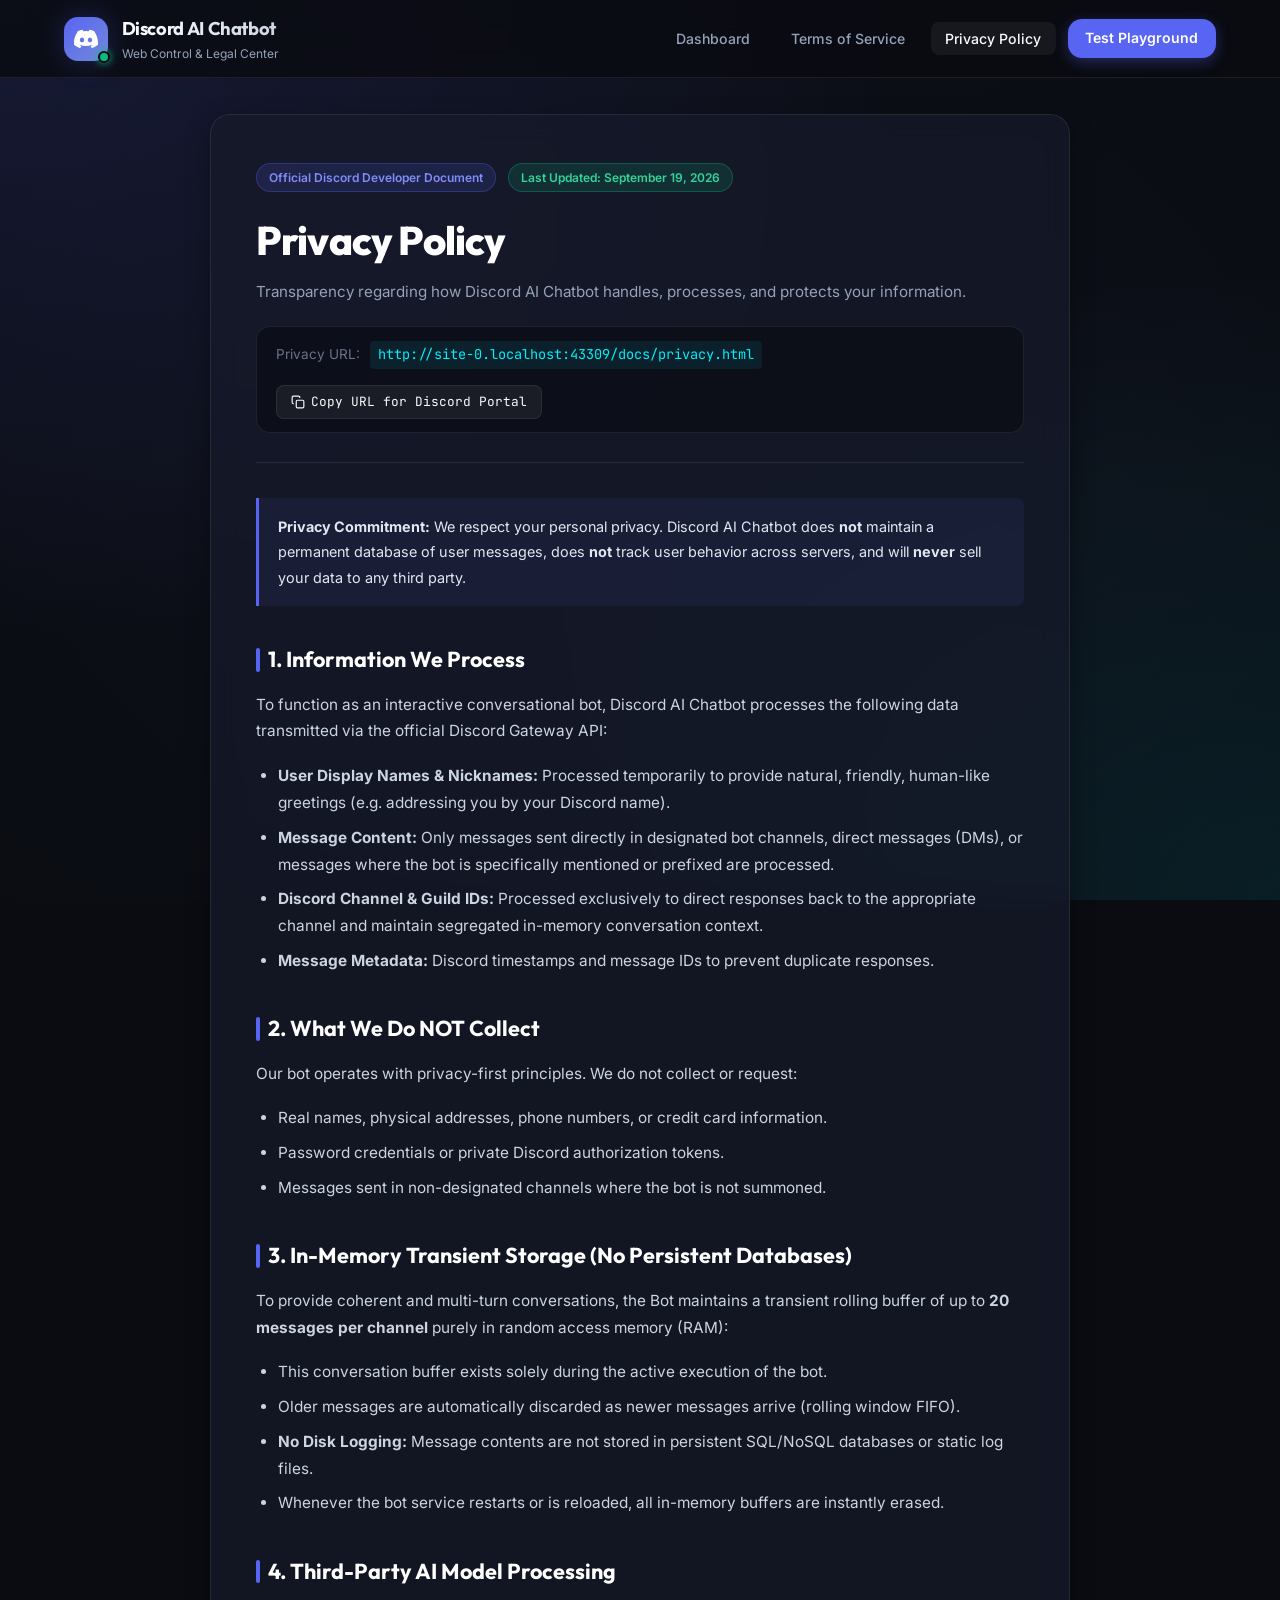
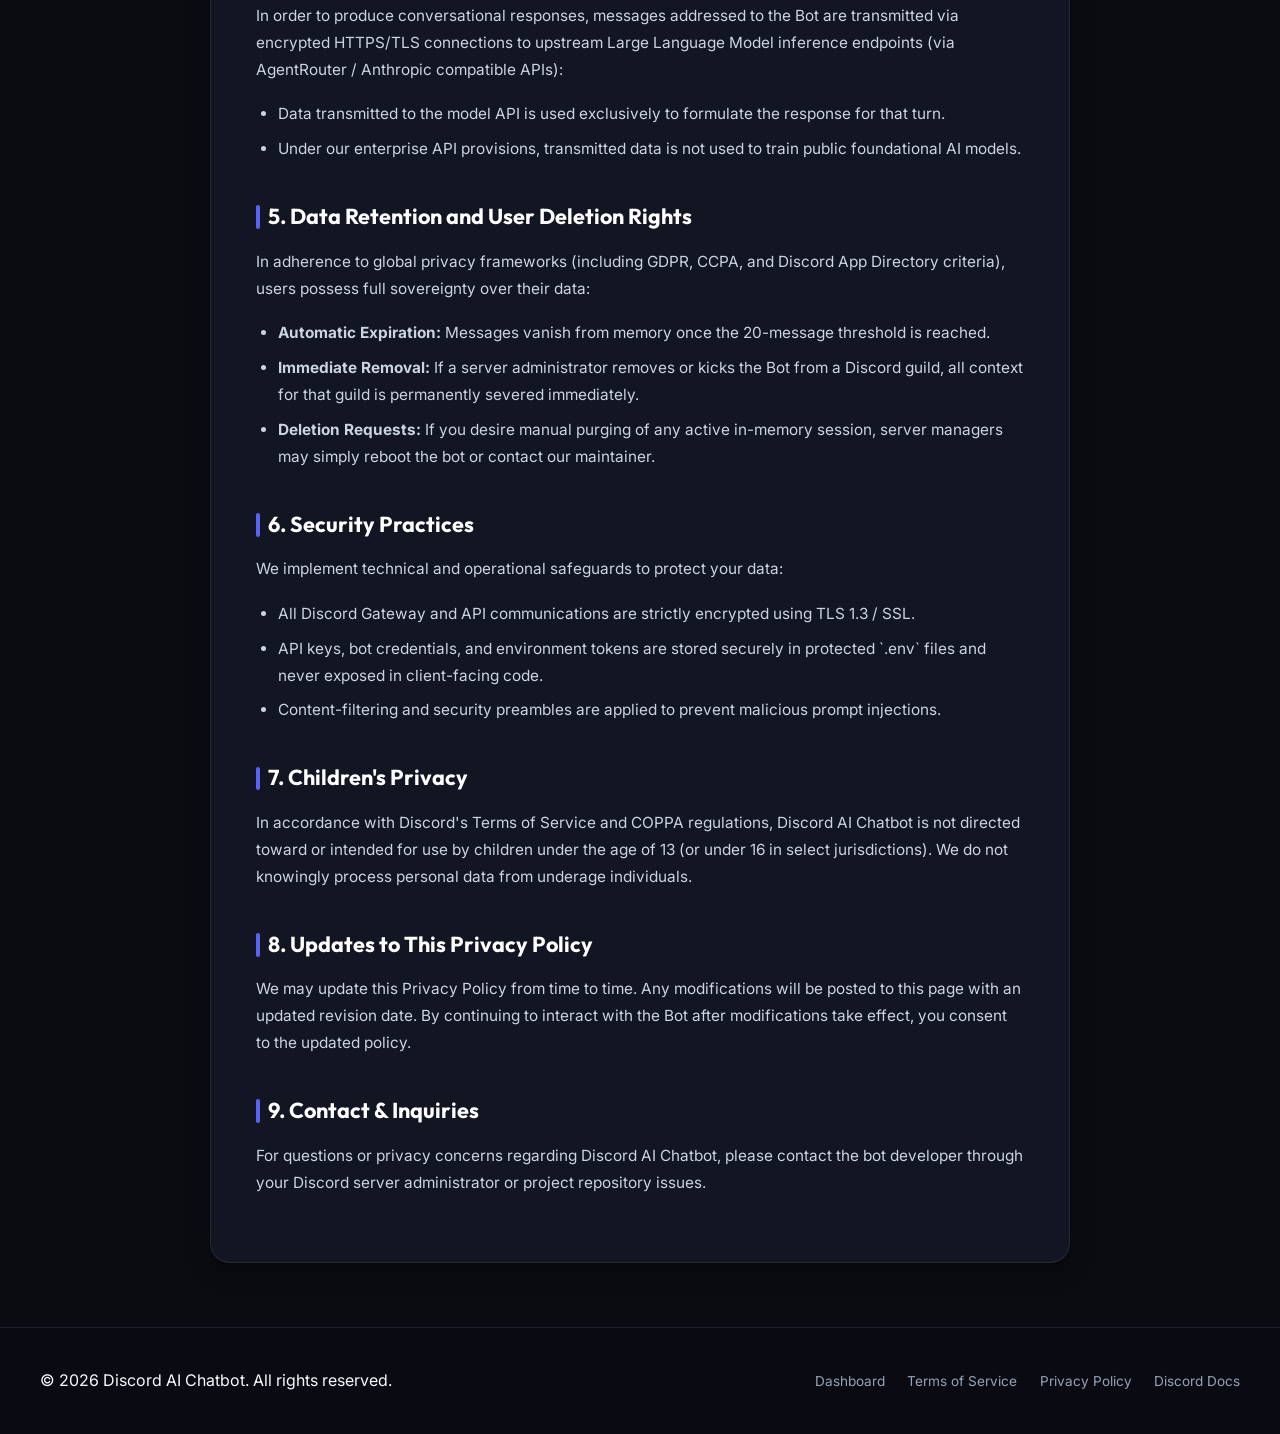
<file: docs/privacy.html>
<!DOCTYPE html>
<html lang="en">
<head>
  <meta charset="UTF-8">
  <meta name="viewport" content="width=device-width, initial-scale=1.0">
  <title>Privacy Policy - Discord AI Chatbot</title>
  <meta name="description" content="Privacy Policy for Discord AI Chatbot. Transparent data practices, transient memory explanation, and Discord Developer Policy compliance.">
  <link rel="preconnect" href="https://fonts.googleapis.com">
  <link rel="preconnect" href="https://fonts.gstatic.com" crossorigin>
  <link href="https://fonts.googleapis.com/css2?family=Inter:wght@400;500;600;700&family=Outfit:wght@600;700;800&family=JetBrains+Mono:wght@400;500;600&display=swap" rel="stylesheet">
  <link rel="stylesheet" href="styles.css">
</head>
<body>
  <!-- Header -->
  <header class="header">
    <div class="header-container">
      <a href="index.html" class="logo-group">
        <div class="bot-avatar-badge">
          <svg viewBox="0 0 24 24">
            <path d="M20.317 4.37a19.791 19.791 0 0 0-4.885-1.515.074.074 0 0 0-.079.037c-.21.375-.444.864-.608 1.25a18.27 18.27 0 0 0-5.487 0 12.64 12.64 0 0 0-.617-1.25.077.077 0 0 0-.079-.037A19.736 19.736 0 0 0 3.677 4.37a.07.07 0 0 0-.032.027C.533 9.046-.32 13.58.099 18.057a.082.082 0 0 0 .031.057 19.9 19.9 0 0 0 5.993 3.03.078.078 0 0 0 .084-.028c.462-.63.874-1.295 1.226-1.994.021-.041.001-.09-.041-.106a13.107 13.107 0 0 1-1.872-.892.077.077 0 0 1-.008-.128 10.2 10.2 0 0 0 .372-.292.074.074 0 0 1 .077-.01c3.929 1.793 8.18 1.793 12.061 0a.074.074 0 0 1 .078.01c.12.098.246.198.373.292a.077.077 0 0 1-.006.127 12.299 12.299 0 0 1-1.873.894.077.077 0 0 0-.041.107c.36.698.772 1.362 1.225 1.993a.076.076 0 0 0 .084.028 19.839 19.839 0 0 0 6.002-3.03.077.077 0 0 0 .032-.054c.5-5.177-.838-9.674-3.549-13.66a.061.061 0 0 0-.031-.028zM8.02 15.33c-1.183 0-2.157-1.085-2.157-2.419 0-1.333.956-2.419 2.157-2.419 1.21 0 2.176 1.096 2.157 2.42 0 1.333-.956 2.418-2.157 2.418zm7.975 0c-1.183 0-2.157-1.085-2.157-2.419 0-1.333.955-2.419 2.157-2.419 1.21 0 2.176 1.096 2.157 2.42 0 1.333-.946 2.418-2.157 2.418z"/>
          </svg>
          <span class="online-dot"></span>
        </div>
        <div class="logo-text">
          <h1>Discord AI Chatbot</h1>
          <p>Web Control & Legal Center</p>
        </div>
      </a>

      <nav>
        <ul class="nav-links">
          <li><a href="index.html" class="nav-link">Dashboard</a></li>
          <li><a href="terms.html" class="nav-link">Terms of Service</a></li>
          <li><a href="privacy.html" class="nav-link active">Privacy Policy</a></li>
          <li><a href="index.html#playground" class="nav-btn">Test Playground</a></li>
        </ul>
      </nav>
    </div>
  </header>

  <!-- Main Content -->
  <main class="main-wrapper">
    <div class="legal-container">
      <div class="legal-header">
        <div class="legal-badge-row">
          <span class="badge badge-blue">Official Discord Developer Document</span>
          <span class="badge badge-green">Last Updated: September 19, 2026</span>
        </div>
        <h1 class="legal-title">Privacy Policy</h1>
        <p class="legal-subtitle">Transparency regarding how Discord AI Chatbot handles, processes, and protects your information.</p>

        <!-- Copy URL bar for Discord Dev Portal -->
        <div class="url-copy-box">
          <div class="url-info">
            <span>Privacy URL:</span>
            <code id="current-url">https://your-domain.com/privacy.html</code>
          </div>
          <button class="copy-chip" id="copy-privacy-btn" onclick="copyCurrentUrl()">
            <svg width="14" height="14" viewBox="0 0 24 24" fill="none" stroke="currentColor" stroke-width="2"><rect x="9" y="9" width="13" height="13" rx="2" ry="2"></rect><path d="M5 15H4a2 2 0 0 1-2-2V4a2 2 0 0 1 2-2h9a2 2 0 0 1 2 2v1"></path></svg>
            Copy URL for Discord Portal
          </button>
        </div>
      </div>

      <div class="legal-content">
        <div class="legal-highlight-box">
          <strong>Privacy Commitment:</strong> We respect your personal privacy. Discord AI Chatbot does <strong>not</strong> maintain a permanent database of user messages, does <strong>not</strong> track user behavior across servers, and will <strong>never</strong> sell your data to any third party.
        </div>

        <h2>1. Information We Process</h2>
        <p>To function as an interactive conversational bot, Discord AI Chatbot processes the following data transmitted via the official Discord Gateway API:</p>
        <ul>
          <li><strong>User Display Names & Nicknames:</strong> Processed temporarily to provide natural, friendly, human-like greetings (e.g. addressing you by your Discord name).</li>
          <li><strong>Message Content:</strong> Only messages sent directly in designated bot channels, direct messages (DMs), or messages where the bot is specifically mentioned or prefixed are processed.</li>
          <li><strong>Discord Channel & Guild IDs:</strong> Processed exclusively to direct responses back to the appropriate channel and maintain segregated in-memory conversation context.</li>
          <li><strong>Message Metadata:</strong> Discord timestamps and message IDs to prevent duplicate responses.</li>
        </ul>

        <h2>2. What We Do NOT Collect</h2>
        <p>Our bot operates with privacy-first principles. We do not collect or request:</p>
        <ul>
          <li>Real names, physical addresses, phone numbers, or credit card information.</li>
          <li>Password credentials or private Discord authorization tokens.</li>
          <li>Messages sent in non-designated channels where the bot is not summoned.</li>
        </ul>

        <h2>3. In-Memory Transient Storage (No Persistent Databases)</h2>
        <p>To provide coherent and multi-turn conversations, the Bot maintains a transient rolling buffer of up to <strong>20 messages per channel</strong> purely in random access memory (RAM):</p>
        <ul>
          <li>This conversation buffer exists solely during the active execution of the bot.</li>
          <li>Older messages are automatically discarded as newer messages arrive (rolling window FIFO).</li>
          <li><strong>No Disk Logging:</strong> Message contents are not stored in persistent SQL/NoSQL databases or static log files.</li>
          <li>Whenever the bot service restarts or is reloaded, all in-memory buffers are instantly erased.</li>
        </ul>

        <h2>4. Third-Party AI Model Processing</h2>
        <p>In order to produce conversational responses, messages addressed to the Bot are transmitted via encrypted HTTPS/TLS connections to upstream Large Language Model inference endpoints (via AgentRouter / Anthropic compatible APIs):</p>
        <ul>
          <li>Data transmitted to the model API is used exclusively to formulate the response for that turn.</li>
          <li>Under our enterprise API provisions, transmitted data is not used to train public foundational AI models.</li>
        </ul>

        <h2>5. Data Retention and User Deletion Rights</h2>
        <p>In adherence to global privacy frameworks (including GDPR, CCPA, and Discord App Directory criteria), users possess full sovereignty over their data:</p>
        <ul>
          <li><strong>Automatic Expiration:</strong> Messages vanish from memory once the 20-message threshold is reached.</li>
          <li><strong>Immediate Removal:</strong> If a server administrator removes or kicks the Bot from a Discord guild, all context for that guild is permanently severed immediately.</li>
          <li><strong>Deletion Requests:</strong> If you desire manual purging of any active in-memory session, server managers may simply reboot the bot or contact our maintainer.</li>
        </ul>

        <h2>6. Security Practices</h2>
        <p>We implement technical and operational safeguards to protect your data:</p>
        <ul>
          <li>All Discord Gateway and API communications are strictly encrypted using TLS 1.3 / SSL.</li>
          <li>API keys, bot credentials, and environment tokens are stored securely in protected `.env` files and never exposed in client-facing code.</li>
          <li>Content-filtering and security preambles are applied to prevent malicious prompt injections.</li>
        </ul>

        <h2>7. Children's Privacy</h2>
        <p>In accordance with Discord's Terms of Service and COPPA regulations, Discord AI Chatbot is not directed toward or intended for use by children under the age of 13 (or under 16 in select jurisdictions). We do not knowingly process personal data from underage individuals.</p>

        <h2>8. Updates to This Privacy Policy</h2>
        <p>We may update this Privacy Policy from time to time. Any modifications will be posted to this page with an updated revision date. By continuing to interact with the Bot after modifications take effect, you consent to the updated policy.</p>

        <h2>9. Contact & Inquiries</h2>
        <p>For questions or privacy concerns regarding Discord AI Chatbot, please contact the bot developer through your Discord server administrator or project repository issues.</p>
      </div>
    </div>
  </main>

  <!-- Footer -->
  <footer class="footer">
    <div class="footer-container">
      <div class="footer-brand">
        <span>© 2026 Discord AI Chatbot. All rights reserved.</span>
      </div>
      <ul class="footer-links">
        <li><a href="index.html">Dashboard</a></li>
        <li><a href="terms.html">Terms of Service</a></li>
        <li><a href="privacy.html">Privacy Policy</a></li>
        <li><a href="https://discord.com/developers/docs" target="_blank" rel="noopener">Discord Docs</a></li>
      </ul>
    </div>
  </footer>

  <div id="toast">Copied to clipboard! Ready for Discord Developer Portal.</div>

  <script>
    document.addEventListener('DOMContentLoaded', () => {
      const codeEl = document.getElementById('current-url');
      if (codeEl) {
        codeEl.textContent = window.location.href;
      }
    });

    function copyCurrentUrl() {
      const url = window.location.href;
      navigator.clipboard.writeText(url).then(() => {
        showToast("Privacy URL copied! Paste it in Discord Developer Portal.");
      }).catch(() => {
        showToast("Failed to copy URL automatically.");
      });
    }

    function showToast(msg) {
      const t = document.getElementById('toast');
      t.textContent = msg;
      t.classList.add('show');
      setTimeout(() => t.classList.remove('show'), 3500);
    }
  </script>
</body>
</html>
</file>
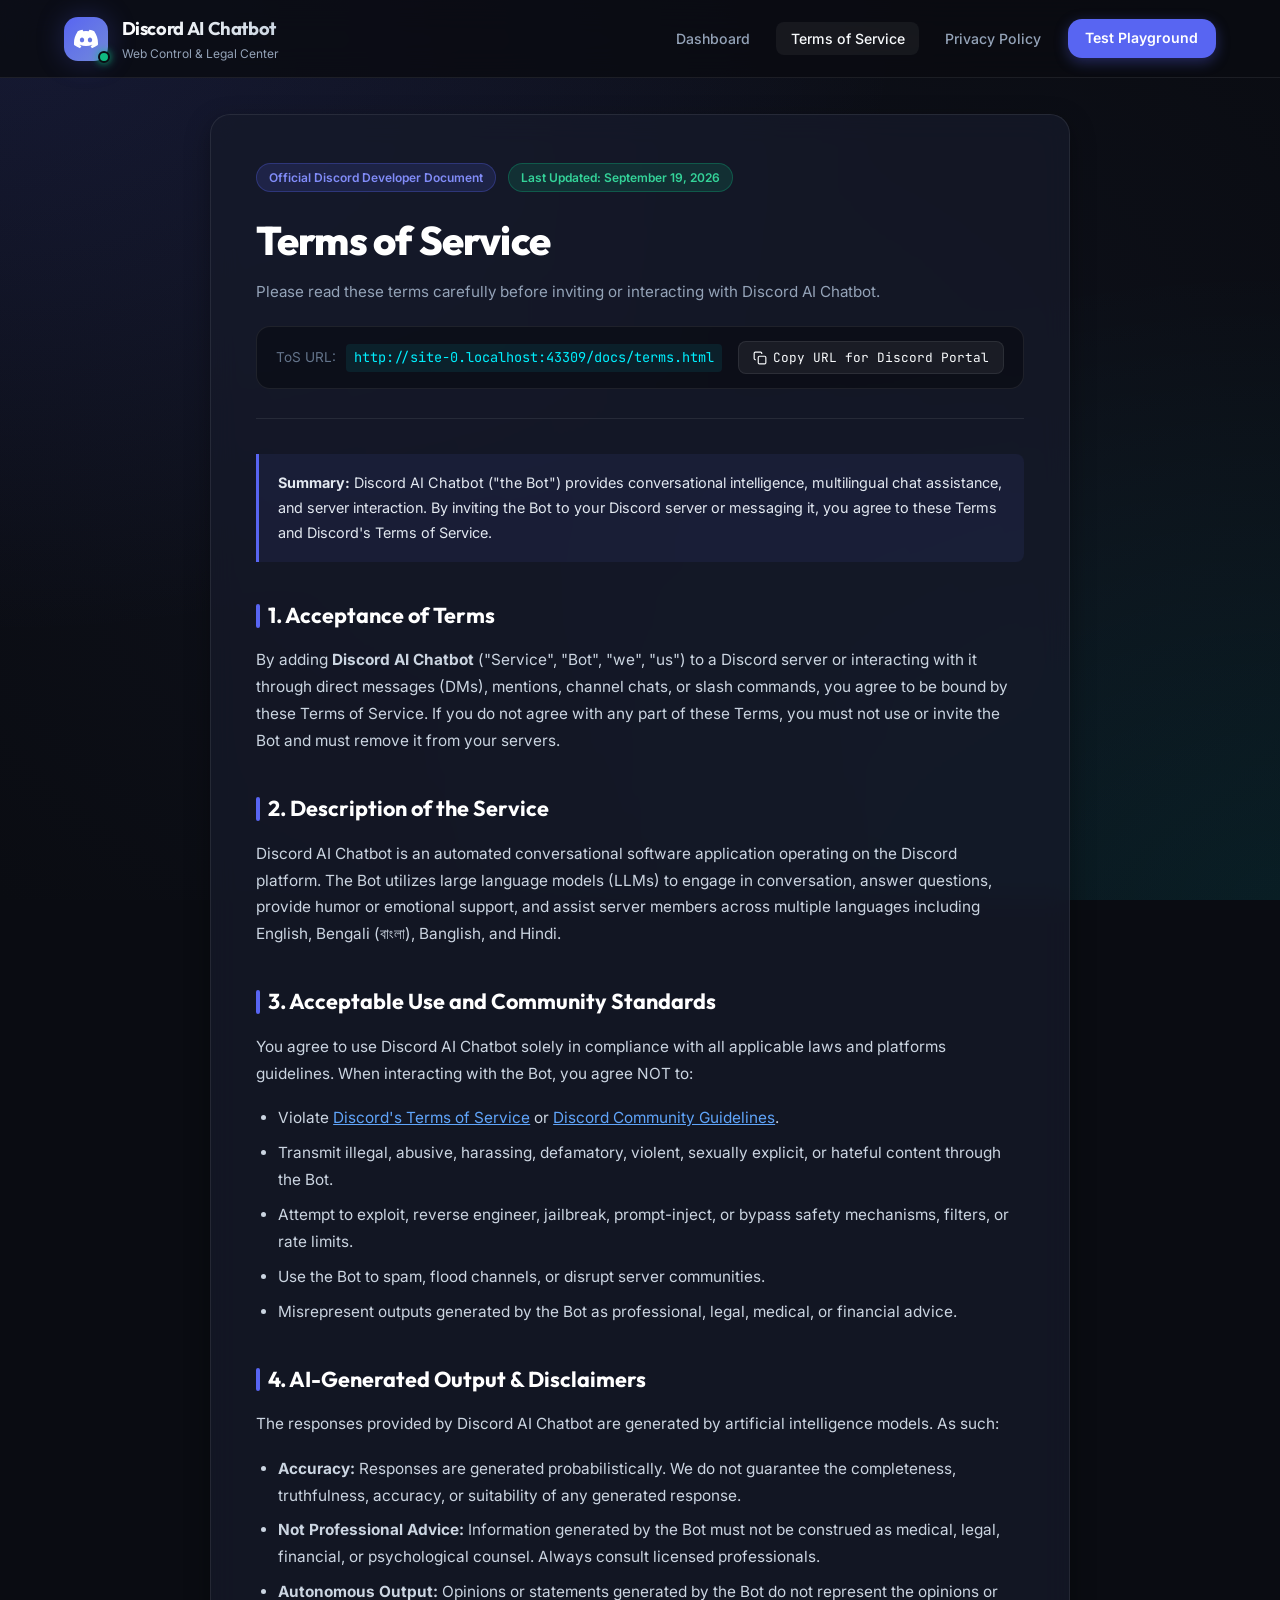
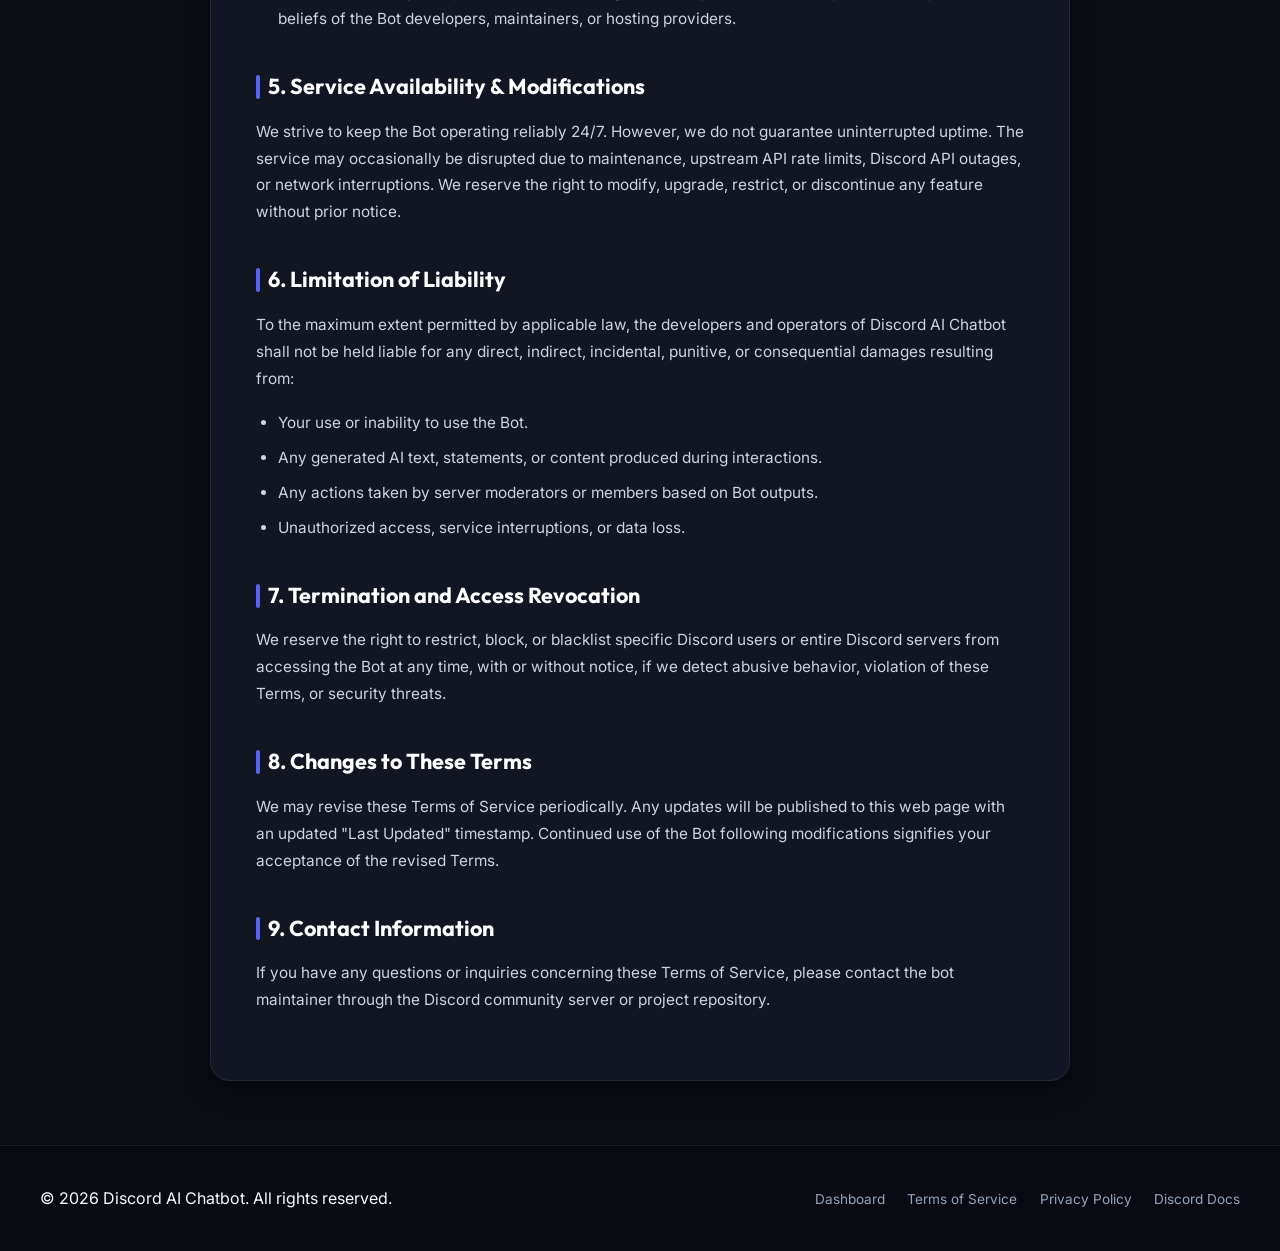
<file: docs/terms.html>
<!DOCTYPE html>
<html lang="en">
<head>
  <meta charset="UTF-8">
  <meta name="viewport" content="width=device-width, initial-scale=1.0">
  <title>Terms of Service - Discord AI Chatbot</title>
  <meta name="description" content="Terms of Service for Discord AI Chatbot. Compliant with Discord Developer Policy and Community Guidelines.">
  <link rel="preconnect" href="https://fonts.googleapis.com">
  <link rel="preconnect" href="https://fonts.gstatic.com" crossorigin>
  <link href="https://fonts.googleapis.com/css2?family=Inter:wght@400;500;600;700&family=Outfit:wght@600;700;800&family=JetBrains+Mono:wght@400;500;600&display=swap" rel="stylesheet">
  <link rel="stylesheet" href="styles.css">
</head>
<body>
  <!-- Header -->
  <header class="header">
    <div class="header-container">
      <a href="index.html" class="logo-group">
        <div class="bot-avatar-badge">
          <svg viewBox="0 0 24 24">
            <path d="M20.317 4.37a19.791 19.791 0 0 0-4.885-1.515.074.074 0 0 0-.079.037c-.21.375-.444.864-.608 1.25a18.27 18.27 0 0 0-5.487 0 12.64 12.64 0 0 0-.617-1.25.077.077 0 0 0-.079-.037A19.736 19.736 0 0 0 3.677 4.37a.07.07 0 0 0-.032.027C.533 9.046-.32 13.58.099 18.057a.082.082 0 0 0 .031.057 19.9 19.9 0 0 0 5.993 3.03.078.078 0 0 0 .084-.028c.462-.63.874-1.295 1.226-1.994.021-.041.001-.09-.041-.106a13.107 13.107 0 0 1-1.872-.892.077.077 0 0 1-.008-.128 10.2 10.2 0 0 0 .372-.292.074.074 0 0 1 .077-.01c3.929 1.793 8.18 1.793 12.061 0a.074.074 0 0 1 .078.01c.12.098.246.198.373.292a.077.077 0 0 1-.006.127 12.299 12.299 0 0 1-1.873.894.077.077 0 0 0-.041.107c.36.698.772 1.362 1.225 1.993a.076.076 0 0 0 .084.028 19.839 19.839 0 0 0 6.002-3.03.077.077 0 0 0 .032-.054c.5-5.177-.838-9.674-3.549-13.66a.061.061 0 0 0-.031-.028zM8.02 15.33c-1.183 0-2.157-1.085-2.157-2.419 0-1.333.956-2.419 2.157-2.419 1.21 0 2.176 1.096 2.157 2.42 0 1.333-.956 2.418-2.157 2.418zm7.975 0c-1.183 0-2.157-1.085-2.157-2.419 0-1.333.955-2.419 2.157-2.419 1.21 0 2.176 1.096 2.157 2.42 0 1.333-.946 2.418-2.157 2.418z"/>
          </svg>
          <span class="online-dot"></span>
        </div>
        <div class="logo-text">
          <h1>Discord AI Chatbot</h1>
          <p>Web Control & Legal Center</p>
        </div>
      </a>

      <nav>
        <ul class="nav-links">
          <li><a href="index.html" class="nav-link">Dashboard</a></li>
          <li><a href="terms.html" class="nav-link active">Terms of Service</a></li>
          <li><a href="privacy.html" class="nav-link">Privacy Policy</a></li>
          <li><a href="index.html#playground" class="nav-btn">Test Playground</a></li>
        </ul>
      </nav>
    </div>
  </header>

  <!-- Main Content -->
  <main class="main-wrapper">
    <div class="legal-container">
      <div class="legal-header">
        <div class="legal-badge-row">
          <span class="badge badge-blue">Official Discord Developer Document</span>
          <span class="badge badge-green">Last Updated: September 19, 2026</span>
        </div>
        <h1 class="legal-title">Terms of Service</h1>
        <p class="legal-subtitle">Please read these terms carefully before inviting or interacting with Discord AI Chatbot.</p>

        <!-- Copy URL bar for Discord Dev Portal -->
        <div class="url-copy-box">
          <div class="url-info">
            <span>ToS URL:</span>
            <code id="current-url">https://your-domain.com/terms.html</code>
          </div>
          <button class="copy-chip" id="copy-tos-btn" onclick="copyCurrentUrl()">
            <svg width="14" height="14" viewBox="0 0 24 24" fill="none" stroke="currentColor" stroke-width="2"><rect x="9" y="9" width="13" height="13" rx="2" ry="2"></rect><path d="M5 15H4a2 2 0 0 1-2-2V4a2 2 0 0 1 2-2h9a2 2 0 0 1 2 2v1"></path></svg>
            Copy URL for Discord Portal
          </button>
        </div>
      </div>

      <div class="legal-content">
        <div class="legal-highlight-box">
          <strong>Summary:</strong> Discord AI Chatbot ("the Bot") provides conversational intelligence, multilingual chat assistance, and server interaction. By inviting the Bot to your Discord server or messaging it, you agree to these Terms and Discord's Terms of Service.
        </div>

        <h2>1. Acceptance of Terms</h2>
        <p>By adding <strong>Discord AI Chatbot</strong> ("Service", "Bot", "we", "us") to a Discord server or interacting with it through direct messages (DMs), mentions, channel chats, or slash commands, you agree to be bound by these Terms of Service. If you do not agree with any part of these Terms, you must not use or invite the Bot and must remove it from your servers.</p>

        <h2>2. Description of the Service</h2>
        <p>Discord AI Chatbot is an automated conversational software application operating on the Discord platform. The Bot utilizes large language models (LLMs) to engage in conversation, answer questions, provide humor or emotional support, and assist server members across multiple languages including English, Bengali (বাংলা), Banglish, and Hindi.</p>

        <h2>3. Acceptable Use and Community Standards</h2>
        <p>You agree to use Discord AI Chatbot solely in compliance with all applicable laws and platforms guidelines. When interacting with the Bot, you agree NOT to:</p>
        <ul>
          <li>Violate <a href="https://discord.com/terms" target="_blank" rel="noopener" style="color: var(--text-link);">Discord's Terms of Service</a> or <a href="https://discord.com/guidelines" target="_blank" rel="noopener" style="color: var(--text-link);">Discord Community Guidelines</a>.</li>
          <li>Transmit illegal, abusive, harassing, defamatory, violent, sexually explicit, or hateful content through the Bot.</li>
          <li>Attempt to exploit, reverse engineer, jailbreak, prompt-inject, or bypass safety mechanisms, filters, or rate limits.</li>
          <li>Use the Bot to spam, flood channels, or disrupt server communities.</li>
          <li>Misrepresent outputs generated by the Bot as professional, legal, medical, or financial advice.</li>
        </ul>

        <h2>4. AI-Generated Output & Disclaimers</h2>
        <p>The responses provided by Discord AI Chatbot are generated by artificial intelligence models. As such:</p>
        <ul>
          <li><strong>Accuracy:</strong> Responses are generated probabilistically. We do not guarantee the completeness, truthfulness, accuracy, or suitability of any generated response.</li>
          <li><strong>Not Professional Advice:</strong> Information generated by the Bot must not be construed as medical, legal, financial, or psychological counsel. Always consult licensed professionals.</li>
          <li><strong>Autonomous Output:</strong> Opinions or statements generated by the Bot do not represent the opinions or beliefs of the Bot developers, maintainers, or hosting providers.</li>
        </ul>

        <h2>5. Service Availability & Modifications</h2>
        <p>We strive to keep the Bot operating reliably 24/7. However, we do not guarantee uninterrupted uptime. The service may occasionally be disrupted due to maintenance, upstream API rate limits, Discord API outages, or network interruptions. We reserve the right to modify, upgrade, restrict, or discontinue any feature without prior notice.</p>

        <h2>6. Limitation of Liability</h2>
        <p>To the maximum extent permitted by applicable law, the developers and operators of Discord AI Chatbot shall not be held liable for any direct, indirect, incidental, punitive, or consequential damages resulting from:</p>
        <ul>
          <li>Your use or inability to use the Bot.</li>
          <li>Any generated AI text, statements, or content produced during interactions.</li>
          <li>Any actions taken by server moderators or members based on Bot outputs.</li>
          <li>Unauthorized access, service interruptions, or data loss.</li>
        </ul>

        <h2>7. Termination and Access Revocation</h2>
        <p>We reserve the right to restrict, block, or blacklist specific Discord users or entire Discord servers from accessing the Bot at any time, with or without notice, if we detect abusive behavior, violation of these Terms, or security threats.</p>

        <h2>8. Changes to These Terms</h2>
        <p>We may revise these Terms of Service periodically. Any updates will be published to this web page with an updated "Last Updated" timestamp. Continued use of the Bot following modifications signifies your acceptance of the revised Terms.</p>

        <h2>9. Contact Information</h2>
        <p>If you have any questions or inquiries concerning these Terms of Service, please contact the bot maintainer through the Discord community server or project repository.</p>
      </div>
    </div>
  </main>

  <!-- Footer -->
  <footer class="footer">
    <div class="footer-container">
      <div class="footer-brand">
        <span>© 2026 Discord AI Chatbot. All rights reserved.</span>
      </div>
      <ul class="footer-links">
        <li><a href="index.html">Dashboard</a></li>
        <li><a href="terms.html">Terms of Service</a></li>
        <li><a href="privacy.html">Privacy Policy</a></li>
        <li><a href="https://discord.com/developers/docs" target="_blank" rel="noopener">Discord Docs</a></li>
      </ul>
    </div>
  </footer>

  <div id="toast">Copied to clipboard! Ready for Discord Developer Portal.</div>

  <script>
    document.addEventListener('DOMContentLoaded', () => {
      const codeEl = document.getElementById('current-url');
      if (codeEl) {
        codeEl.textContent = window.location.href;
      }
    });

    function copyCurrentUrl() {
      const url = window.location.href;
      navigator.clipboard.writeText(url).then(() => {
        showToast("Terms URL copied! Paste it in Discord Developer Portal.");
      }).catch(() => {
        showToast("Failed to copy URL automatically.");
      });
    }

    function showToast(msg) {
      const t = document.getElementById('toast');
      t.textContent = msg;
      t.classList.add('show');
      setTimeout(() => t.classList.remove('show'), 3500);
    }
  </script>
</body>
</html>
</file>
<file: docs/styles.css>
/* ==========================================================================
   Discord AI Chatbot - Web Panel & Portal Design System
   Sleek Dark Cyber / Discord Aesthetic
   ========================================================================== */

:root {
  --bg-primary: #0a0c12;
  --bg-secondary: #111420;
  --bg-tertiary: #181b2a;
  --bg-card: rgba(22, 26, 42, 0.75);
  --bg-card-hover: rgba(30, 36, 58, 0.85);
  --border-color: rgba(255, 255, 255, 0.08);
  --border-highlight: rgba(88, 101, 242, 0.35);
  
  --discord-blurple: #5865f2;
  --discord-blurple-hover: #4752c4;
  --accent-cyan: #00f0ff;
  --accent-pink: #f43f5e;
  --accent-green: #10b981;
  --accent-amber: #f59e0b;

  --text-primary: #f8fafc;
  --text-secondary: #94a3b8;
  --text-muted: #64748b;
  --text-link: #60a5fa;

  --font-sans: 'Inter', -apple-system, BlinkMacSystemFont, 'Segoe UI', Roboto, sans-serif;
  --font-heading: 'Outfit', var(--font-sans);
  --font-mono: 'JetBrains Mono', 'Fira Code', Consolas, monospace;

  --radius-sm: 8px;
  --radius-md: 14px;
  --radius-lg: 20px;
  --radius-full: 9999px;

  --shadow-sm: 0 2px 8px rgba(0, 0, 0, 0.2);
  --shadow-md: 0 8px 24px rgba(0, 0, 0, 0.35);
  --shadow-glow: 0 0 28px rgba(88, 101, 242, 0.25);
  --shadow-cyan-glow: 0 0 28px rgba(0, 240, 255, 0.2);

  --transition-fast: 0.18s ease;
  --transition-normal: 0.28s cubic-bezier(0.4, 0, 0.2, 1);
}

* {
  margin: 0;
  padding: 0;
  box-sizing: border-box;
}

body {
  font-family: var(--font-sans);
  background-color: var(--bg-primary);
  color: var(--text-primary);
  line-height: 1.6;
  min-height: 100vh;
  display: flex;
  flex-direction: column;
  background-image: 
    radial-gradient(at 0% 0%, rgba(88, 101, 242, 0.15) 0px, transparent 50%),
    radial-gradient(at 100% 100%, rgba(0, 240, 255, 0.08) 0px, transparent 50%),
    radial-gradient(at 50% 50%, rgba(20, 24, 40, 0.5) 0px, transparent 100%);
  background-attachment: fixed;
  overflow-x: hidden;
}

/* ─── Header & Navigation ─────────────────────────────────────────────────── */
.header {
  position: sticky;
  top: 0;
  z-index: 100;
  background: rgba(10, 12, 18, 0.82);
  backdrop-filter: blur(16px);
  -webkit-backdrop-filter: blur(16px);
  border-bottom: 1px solid var(--border-color);
  transition: var(--transition-normal);
}

.header-container {
  max-width: 1200px;
  margin: 0 auto;
  padding: 0.9rem 1.5rem;
  display: flex;
  align-items: center;
  justify-content: space-between;
}

.logo-group {
  display: flex;
  align-items: center;
  gap: 0.85rem;
  text-decoration: none;
  color: inherit;
}

.bot-avatar-badge {
  position: relative;
  width: 44px;
  height: 44px;
  border-radius: var(--radius-md);
  background: linear-gradient(135deg, var(--discord-blurple), #7289da);
  display: flex;
  align-items: center;
  justify-content: center;
  box-shadow: var(--shadow-glow);
}

.bot-avatar-badge svg {
  width: 24px;
  height: 24px;
  fill: #ffffff;
}

.online-dot {
  position: absolute;
  bottom: -2px;
  right: -2px;
  width: 12px;
  height: 12px;
  background-color: var(--accent-green);
  border: 2.5px solid var(--bg-primary);
  border-radius: 50%;
  box-shadow: 0 0 8px var(--accent-green);
}

.logo-text h1 {
  font-family: var(--font-heading);
  font-size: 1.15rem;
  font-weight: 700;
  letter-spacing: -0.02em;
  background: linear-gradient(90deg, #ffffff, #cbd5e1);
  -webkit-background-clip: text;
  -webkit-text-fill-color: transparent;
}

.logo-text p {
  font-size: 0.75rem;
  color: var(--text-secondary);
  display: flex;
  align-items: center;
  gap: 0.4rem;
}

.nav-links {
  display: flex;
  align-items: center;
  gap: 0.75rem;
  list-style: none;
}

.nav-link {
  text-decoration: none;
  font-size: 0.88rem;
  font-weight: 500;
  color: var(--text-secondary);
  padding: 0.5rem 0.9rem;
  border-radius: var(--radius-sm);
  transition: var(--transition-fast);
}

.nav-link:hover, .nav-link.active {
  color: var(--text-primary);
  background: rgba(255, 255, 255, 0.05);
}

.nav-btn {
  display: inline-flex;
  align-items: center;
  gap: 0.45rem;
  background: var(--discord-blurple);
  color: #fff;
  padding: 0.52rem 1.1rem;
  font-size: 0.88rem;
  font-weight: 600;
  border-radius: var(--radius-md);
  text-decoration: none;
  transition: var(--transition-fast);
  box-shadow: 0 4px 14px rgba(88, 101, 242, 0.35);
  border: none;
  cursor: pointer;
}

.nav-btn:hover {
  background: var(--discord-blurple-hover);
  transform: translateY(-1px);
  box-shadow: 0 6px 20px rgba(88, 101, 242, 0.5);
}

/* ─── Main Container ──────────────────────────────────────────────────────── */
.main-wrapper {
  flex: 1;
  max-width: 1200px;
  width: 100%;
  margin: 0 auto;
  padding: 2.2rem 1.5rem 4rem;
}

/* ─── Notification / Alert Pill ───────────────────────────────────────────── */
.portal-notice-bar {
  background: linear-gradient(90deg, rgba(88, 101, 242, 0.12), rgba(0, 240, 255, 0.08));
  border: 1px solid rgba(88, 101, 242, 0.28);
  border-radius: var(--radius-md);
  padding: 1.1rem 1.4rem;
  margin-bottom: 2.2rem;
  display: flex;
  align-items: center;
  justify-content: space-between;
  flex-wrap: wrap;
  gap: 1rem;
  box-shadow: var(--shadow-sm);
}

.notice-info {
  display: flex;
  align-items: center;
  gap: 0.85rem;
}

.notice-icon {
  width: 38px;
  height: 38px;
  border-radius: 50%;
  background: rgba(88, 101, 242, 0.2);
  display: flex;
  align-items: center;
  justify-content: center;
  color: var(--discord-blurple);
  flex-shrink: 0;
}

.notice-text h3 {
  font-size: 0.98rem;
  font-weight: 600;
  color: #fff;
}

.notice-text p {
  font-size: 0.82rem;
  color: var(--text-secondary);
}

.notice-actions {
  display: flex;
  align-items: center;
  gap: 0.6rem;
  flex-wrap: wrap;
}

.copy-chip {
  display: inline-flex;
  align-items: center;
  gap: 0.4rem;
  padding: 0.45rem 0.85rem;
  background: rgba(255, 255, 255, 0.06);
  border: 1px solid var(--border-color);
  border-radius: var(--radius-sm);
  color: var(--text-primary);
  font-size: 0.8rem;
  font-family: var(--font-mono);
  cursor: pointer;
  transition: var(--transition-fast);
}

.copy-chip:hover {
  background: rgba(255, 255, 255, 0.12);
  border-color: var(--discord-blurple);
}

/* ─── Hero Section ────────────────────────────────────────────────────────── */
.hero {
  text-align: center;
  margin-bottom: 3rem;
  padding: 1rem 0;
}

.hero-pill {
  display: inline-flex;
  align-items: center;
  gap: 0.5rem;
  padding: 0.35rem 0.95rem;
  background: rgba(88, 101, 242, 0.12);
  border: 1px solid rgba(88, 101, 242, 0.3);
  border-radius: var(--radius-full);
  font-size: 0.78rem;
  font-weight: 600;
  color: var(--accent-cyan);
  text-transform: uppercase;
  letter-spacing: 0.06em;
  margin-bottom: 1.2rem;
}

.hero h1 {
  font-family: var(--font-heading);
  font-size: clamp(2.2rem, 5vw, 3.4rem);
  font-weight: 800;
  line-height: 1.15;
  letter-spacing: -0.03em;
  margin-bottom: 1rem;
}

.hero-gradient-text {
  background: linear-gradient(135deg, #ffffff 20%, #93c5fd 60%, var(--discord-blurple) 100%);
  -webkit-background-clip: text;
  -webkit-text-fill-color: transparent;
}

.hero p {
  font-size: 1.05rem;
  color: var(--text-secondary);
  max-width: 680px;
  margin: 0 auto 1.8rem;
}

.hero-stats-row {
  display: grid;
  grid-template-columns: repeat(auto-fit, minmax(180px, 1fr));
  gap: 1rem;
  max-width: 880px;
  margin: 0 auto;
}

.stat-card {
  background: var(--bg-card);
  border: 1px solid var(--border-color);
  border-radius: var(--radius-md);
  padding: 1rem 1.2rem;
  backdrop-filter: blur(10px);
  text-align: left;
  transition: var(--transition-normal);
}

.stat-card:hover {
  transform: translateY(-2px);
  border-color: var(--border-highlight);
  box-shadow: var(--shadow-glow);
}

.stat-label {
  font-size: 0.75rem;
  color: var(--text-muted);
  text-transform: uppercase;
  letter-spacing: 0.05em;
  font-weight: 600;
  margin-bottom: 0.35rem;
}

.stat-value {
  font-family: var(--font-heading);
  font-size: 1.25rem;
  font-weight: 700;
  color: #fff;
  display: flex;
  align-items: center;
  gap: 0.5rem;
}

/* ─── Grid Dashboard Layout ───────────────────────────────────────────────── */
.dashboard-grid {
  display: grid;
  grid-template-columns: 1.4fr 1fr;
  gap: 1.8rem;
  margin-bottom: 3rem;
}

@media (max-width: 960px) {
  .dashboard-grid {
    grid-template-columns: 1fr;
  }
}

/* ─── Glass Cards ─────────────────────────────────────────────────────────── */
.glass-panel {
  background: var(--bg-card);
  border: 1px solid var(--border-color);
  border-radius: var(--radius-lg);
  padding: 1.8rem;
  backdrop-filter: blur(12px);
  box-shadow: var(--shadow-md);
  display: flex;
  flex-direction: column;
}

.panel-header {
  display: flex;
  align-items: center;
  justify-content: space-between;
  margin-bottom: 1.4rem;
  padding-bottom: 0.9rem;
  border-bottom: 1px solid var(--border-color);
}

.panel-title {
  display: flex;
  align-items: center;
  gap: 0.65rem;
  font-family: var(--font-heading);
  font-size: 1.18rem;
  font-weight: 700;
  color: #fff;
}

.panel-title svg {
  color: var(--discord-blurple);
}

/* ─── Interactive Playground / Live Chat Simulator ────────────────────────── */
.chat-container {
  display: flex;
  flex-direction: column;
  height: 420px;
  background: rgba(10, 12, 18, 0.6);
  border: 1px solid var(--border-color);
  border-radius: var(--radius-md);
  overflow: hidden;
}

.chat-messages {
  flex: 1;
  padding: 1.2rem;
  overflow-y: auto;
  display: flex;
  flex-direction: column;
  gap: 1rem;
}

.chat-msg {
  display: flex;
  gap: 0.75rem;
  max-width: 85%;
  animation: fadeIn 0.25s ease-out;
}

@keyframes fadeIn {
  from { opacity: 0; transform: translateY(6px); }
  to { opacity: 1; transform: translateY(0); }
}

.chat-msg.user {
  align-self: flex-end;
  flex-direction: row-reverse;
}

.chat-avatar {
  width: 34px;
  height: 34px;
  border-radius: 50%;
  background: #334155;
  display: flex;
  align-items: center;
  justify-content: center;
  font-weight: 700;
  font-size: 0.75rem;
  flex-shrink: 0;
}

.chat-msg.bot .chat-avatar {
  background: var(--discord-blurple);
}

.chat-bubble {
  background: var(--bg-tertiary);
  padding: 0.75rem 1rem;
  border-radius: var(--radius-md);
  font-size: 0.88rem;
  line-height: 1.5;
  border: 1px solid rgba(255, 255, 255, 0.05);
}

.chat-msg.user .chat-bubble {
  background: var(--discord-blurple);
  color: #fff;
  border-bottom-right-radius: 4px;
}

.chat-msg.bot .chat-bubble {
  border-bottom-left-radius: 4px;
}

.chat-author {
  font-size: 0.72rem;
  font-weight: 700;
  margin-bottom: 0.25rem;
  color: var(--text-muted);
}

.chat-msg.bot .chat-author {
  color: var(--accent-cyan);
}

.chat-input-row {
  display: flex;
  gap: 0.6rem;
  padding: 0.85rem;
  background: var(--bg-secondary);
  border-top: 1px solid var(--border-color);
}

.chat-input {
  flex: 1;
  background: rgba(10, 12, 18, 0.8);
  border: 1px solid var(--border-color);
  border-radius: var(--radius-sm);
  padding: 0.65rem 0.95rem;
  color: #fff;
  font-size: 0.88rem;
  font-family: inherit;
  outline: none;
  transition: var(--transition-fast);
}

.chat-input:focus {
  border-color: var(--discord-blurple);
  box-shadow: 0 0 0 2px rgba(88, 101, 242, 0.25);
}

.send-btn {
  background: var(--discord-blurple);
  border: none;
  color: #fff;
  padding: 0 1.1rem;
  border-radius: var(--radius-sm);
  cursor: pointer;
  font-weight: 600;
  transition: var(--transition-fast);
  display: flex;
  align-items: center;
  justify-content: center;
}

.send-btn:hover {
  background: var(--discord-blurple-hover);
}

/* ─── Bot Invite Generator Card ───────────────────────────────────────────── */
.config-group {
  margin-bottom: 1.2rem;
}

.config-label {
  display: block;
  font-size: 0.82rem;
  font-weight: 600;
  color: var(--text-secondary);
  margin-bottom: 0.4rem;
}

.config-input {
  width: 100%;
  background: rgba(10, 12, 18, 0.8);
  border: 1px solid var(--border-color);
  border-radius: var(--radius-sm);
  padding: 0.65rem 0.9rem;
  color: #fff;
  font-family: var(--font-mono);
  font-size: 0.85rem;
  outline: none;
  transition: var(--transition-fast);
}

.config-input:focus {
  border-color: var(--discord-blurple);
}

.perm-checkboxes {
  display: grid;
  grid-template-columns: 1fr 1fr;
  gap: 0.5rem;
  margin: 0.8rem 0 1.2rem;
}

.perm-item {
  display: flex;
  align-items: center;
  gap: 0.5rem;
  font-size: 0.8rem;
  color: var(--text-secondary);
  cursor: pointer;
}

.perm-item input {
  accent-color: var(--discord-blurple);
  cursor: pointer;
}

.invite-output-box {
  background: rgba(0, 0, 0, 0.4);
  border: 1px dashed var(--border-color);
  border-radius: var(--radius-sm);
  padding: 0.8rem;
  margin-bottom: 1rem;
  display: flex;
  align-items: center;
  justify-content: space-between;
  gap: 0.5rem;
}

.invite-url-text {
  font-family: var(--font-mono);
  font-size: 0.78rem;
  color: var(--accent-cyan);
  white-space: nowrap;
  overflow: hidden;
  text-overflow: ellipsis;
}

/* ─── Feature Showcase Grid ───────────────────────────────────────────────── */
.features-section {
  margin-top: 2rem;
  margin-bottom: 3.5rem;
}

.section-heading {
  text-align: center;
  margin-bottom: 2rem;
}

.section-heading h2 {
  font-family: var(--font-heading);
  font-size: 1.8rem;
  font-weight: 700;
  margin-bottom: 0.4rem;
}

.section-heading p {
  color: var(--text-secondary);
  font-size: 0.95rem;
}

.features-grid {
  display: grid;
  grid-template-columns: repeat(auto-fit, minmax(260px, 1fr));
  gap: 1.5rem;
}

.feature-card {
  background: var(--bg-card);
  border: 1px solid var(--border-color);
  border-radius: var(--radius-md);
  padding: 1.5rem;
  transition: var(--transition-normal);
  display: flex;
  flex-direction: column;
  gap: 0.7rem;
}

.feature-card:hover {
  transform: translateY(-4px);
  border-color: var(--border-highlight);
  box-shadow: var(--shadow-glow);
}

.feature-icon-badge {
  width: 44px;
  height: 44px;
  border-radius: var(--radius-sm);
  display: flex;
  align-items: center;
  justify-content: center;
  font-size: 1.3rem;
  background: rgba(88, 101, 242, 0.15);
  color: var(--discord-blurple);
}

.feature-card h3 {
  font-size: 1.1rem;
  font-weight: 600;
  color: #fff;
}

.feature-card p {
  font-size: 0.85rem;
  color: var(--text-secondary);
  line-height: 1.5;
}

/* ─── Host / Deployment Guide Section ─────────────────────────────────────── */
.deployment-banner {
  background: linear-gradient(135deg, rgba(17, 20, 32, 0.95), rgba(24, 27, 42, 0.95));
  border: 1px solid rgba(0, 240, 255, 0.25);
  border-radius: var(--radius-lg);
  padding: 2.2rem;
  box-shadow: var(--shadow-cyan-glow);
  margin-bottom: 3.5rem;
}

.deploy-steps-grid {
  display: grid;
  grid-template-columns: repeat(auto-fit, minmax(280px, 1fr));
  gap: 1.5rem;
  margin-top: 1.5rem;
}

.step-card {
  background: rgba(10, 12, 18, 0.6);
  border: 1px solid var(--border-color);
  border-radius: var(--radius-md);
  padding: 1.3rem;
}

.step-number {
  display: inline-flex;
  width: 28px;
  height: 28px;
  border-radius: 50%;
  background: var(--accent-cyan);
  color: #000;
  font-weight: 800;
  font-size: 0.82rem;
  align-items: center;
  justify-content: center;
  margin-bottom: 0.8rem;
}

.step-card h4 {
  font-size: 0.98rem;
  font-weight: 700;
  color: #fff;
  margin-bottom: 0.4rem;
}

.step-card p {
  font-size: 0.82rem;
  color: var(--text-secondary);
  line-height: 1.5;
}

.code-snippet {
  background: #000;
  padding: 0.45rem 0.75rem;
  border-radius: var(--radius-sm);
  font-family: var(--font-mono);
  font-size: 0.78rem;
  color: var(--accent-cyan);
  margin-top: 0.6rem;
  display: block;
  overflow-x: auto;
}

/* ─── Legal Document Pages (Terms of Service & Privacy Policy) ────────────── */
.legal-container {
  max-width: 860px;
  margin: 0 auto;
  background: var(--bg-card);
  border: 1px solid var(--border-color);
  border-radius: var(--radius-lg);
  padding: 3rem 2.8rem;
  backdrop-filter: blur(14px);
  box-shadow: var(--shadow-md);
}

@media (max-width: 768px) {
  .legal-container {
    padding: 1.8rem 1.4rem;
  }
}

.legal-header {
  border-bottom: 1px solid var(--border-color);
  padding-bottom: 1.8rem;
  margin-bottom: 2.2rem;
}

.legal-badge-row {
  display: flex;
  align-items: center;
  gap: 0.75rem;
  margin-bottom: 1rem;
  flex-wrap: wrap;
}

.badge {
  display: inline-flex;
  align-items: center;
  gap: 0.35rem;
  font-size: 0.75rem;
  font-weight: 600;
  padding: 0.25rem 0.75rem;
  border-radius: var(--radius-full);
}

.badge-blue {
  background: rgba(88, 101, 242, 0.15);
  color: #818cf8;
  border: 1px solid rgba(88, 101, 242, 0.3);
}

.badge-green {
  background: rgba(16, 185, 129, 0.15);
  color: #34d399;
  border: 1px solid rgba(16, 185, 129, 0.3);
}

.legal-title {
  font-family: var(--font-heading);
  font-size: clamp(1.8rem, 4vw, 2.5rem);
  font-weight: 800;
  letter-spacing: -0.02em;
  color: #fff;
  margin-bottom: 0.5rem;
}

.legal-subtitle {
  color: var(--text-secondary);
  font-size: 0.95rem;
}

.url-copy-box {
  margin-top: 1.4rem;
  background: rgba(0, 0, 0, 0.35);
  border: 1px solid var(--border-color);
  border-radius: var(--radius-md);
  padding: 0.85rem 1.2rem;
  display: flex;
  align-items: center;
  justify-content: space-between;
  gap: 1rem;
  flex-wrap: wrap;
}

.url-info {
  display: flex;
  align-items: center;
  gap: 0.6rem;
  font-size: 0.85rem;
}

.url-info span {
  color: var(--text-muted);
}

.url-info code {
  font-family: var(--font-mono);
  color: var(--accent-cyan);
  background: rgba(0, 240, 255, 0.08);
  padding: 0.2rem 0.5rem;
  border-radius: 4px;
}

.legal-content {
  color: #cbd5e1;
  font-size: 0.96rem;
  line-height: 1.75;
}

.legal-content h2 {
  font-family: var(--font-heading);
  font-size: 1.35rem;
  font-weight: 700;
  color: #fff;
  margin-top: 2.2rem;
  margin-bottom: 0.8rem;
  display: flex;
  align-items: center;
  gap: 0.5rem;
}

.legal-content h2::before {
  content: "";
  display: inline-block;
  width: 4px;
  height: 1.1em;
  background: var(--discord-blurple);
  border-radius: 2px;
}

.legal-content p {
  margin-bottom: 1.1rem;
}

.legal-content ul, .legal-content ol {
  margin-bottom: 1.3rem;
  padding-left: 1.4rem;
}

.legal-content li {
  margin-bottom: 0.5rem;
}

.legal-highlight-box {
  background: rgba(88, 101, 242, 0.08);
  border-left: 3px solid var(--discord-blurple);
  padding: 1rem 1.2rem;
  border-radius: 0 var(--radius-sm) var(--radius-sm) 0;
  margin: 1.4rem 0;
  font-size: 0.9rem;
  color: #e2e8f0;
}

/* ─── Footer ──────────────────────────────────────────────────────────────── */
.footer {
  border-top: 1px solid var(--border-color);
  background: rgba(10, 12, 18, 0.9);
  padding: 2.5rem 1.5rem;
  margin-top: auto;
}

.footer-container {
  max-width: 1200px;
  margin: 0 auto;
  display: flex;
  align-items: center;
  justify-content: space-between;
  flex-wrap: wrap;
  gap: 1.5rem;
}

.footer-brand {
  display: flex;
  align-items: center;
  gap: 0.65rem;
}

.footer-links {
  display: flex;
  gap: 1.4rem;
  list-style: none;
}

.footer-links a {
  color: var(--text-secondary);
  text-decoration: none;
  font-size: 0.85rem;
  transition: var(--transition-fast);
}

.footer-links a:hover {
  color: var(--text-primary);
}

/* ─── Toast Notification ──────────────────────────────────────────────────── */
#toast {
  position: fixed;
  bottom: 2rem;
  right: 2rem;
  background: #1e293b;
  color: #fff;
  border: 1px solid var(--discord-blurple);
  border-radius: var(--radius-md);
  padding: 0.8rem 1.3rem;
  font-size: 0.88rem;
  font-weight: 600;
  display: flex;
  align-items: center;
  gap: 0.6rem;
  box-shadow: 0 10px 30px rgba(0, 0, 0, 0.5);
  transform: translateY(100px);
  opacity: 0;
  transition: all 0.3s cubic-bezier(0.175, 0.885, 0.32, 1.275);
  z-index: 1000;
}

#toast.show {
  transform: translateY(0);
  opacity: 1;
}
</file>
